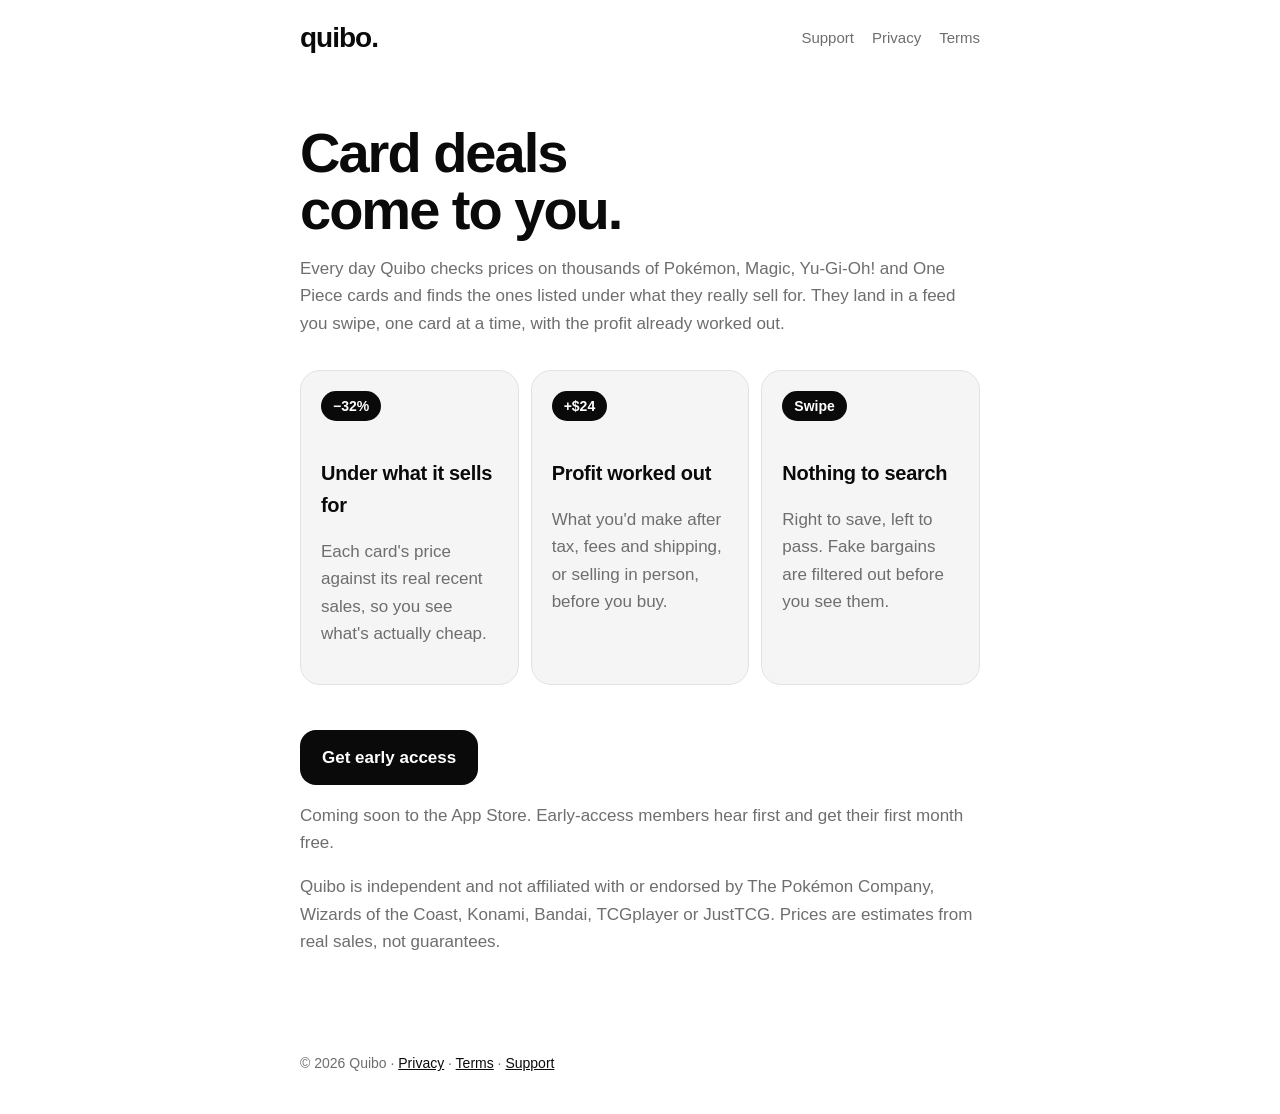
<file: index.html>
<!doctype html>
<html lang="en">
<head>
<meta charset="utf-8"><meta name="viewport" content="width=device-width, initial-scale=1">
<title>Quibo — card deals that come to you</title>
<meta name="description" content="Every day Quibo finds Pokémon, Magic, Yu-Gi-Oh! and One Piece cards listed under what they really sell for, and puts them in a feed you swipe, with the profit worked out.">
<link rel="stylesheet" href="style.css">
<link rel="icon" type="image/png" href="favicon.png">
<link rel="apple-touch-icon" href="apple-touch-icon.png">
</head>
<body>
<header><a class="wordmark" href="index.html">quibo.</a><nav><a href="support.html">Support</a><a href="privacy.html">Privacy</a><a href="terms.html">Terms</a></nav></header>
<main>
  <h1 class="hero">Card deals<br>come to you.</h1>
  <p class="muted">Every day Quibo checks prices on thousands of Pokémon, Magic, Yu-Gi-Oh! and One Piece cards and finds the ones listed under what they really sell for. They land in a feed you swipe, one card at a time, with the profit already worked out.</p>
  <div class="grid">
    <div class="card"><span class="pill">−32%</span><h2>Under what it sells for</h2><p class="muted">Each card's price against its real recent sales, so you see what's actually cheap.</p></div>
    <div class="card"><span class="pill">+$24</span><h2>Profit worked out</h2><p class="muted">What you'd make after tax, fees and shipping, or selling in person, before you buy.</p></div>
    <div class="card"><span class="pill">Swipe</span><h2>Nothing to search</h2><p class="muted">Right to save, left to pass. Fake bargains are filtered out before you see them.</p></div>
  </div>
  <p><a class="button" href="mailto:valoggs12345@gmail.com?subject=Quibo%20early%20access&amp;body=I%27d%20like%20early%20access%20to%20Quibo.%20I%20collect%2Fflip%3A%20">Get early access</a></p>
  <p class="muted">Coming soon to the App Store. Early-access members hear first and get their first month free.</p>
  <p class="muted">Quibo is independent and not affiliated with or endorsed by The Pokémon Company, Wizards of the Coast, Konami, Bandai, TCGplayer or JustTCG. Prices are estimates from real sales, not guarantees.</p>
</main>
<footer>© 2026 Quibo · <a href="privacy.html">Privacy</a> · <a href="terms.html">Terms</a> · <a href="support.html">Support</a></footer>
</body>
</html>
</file>
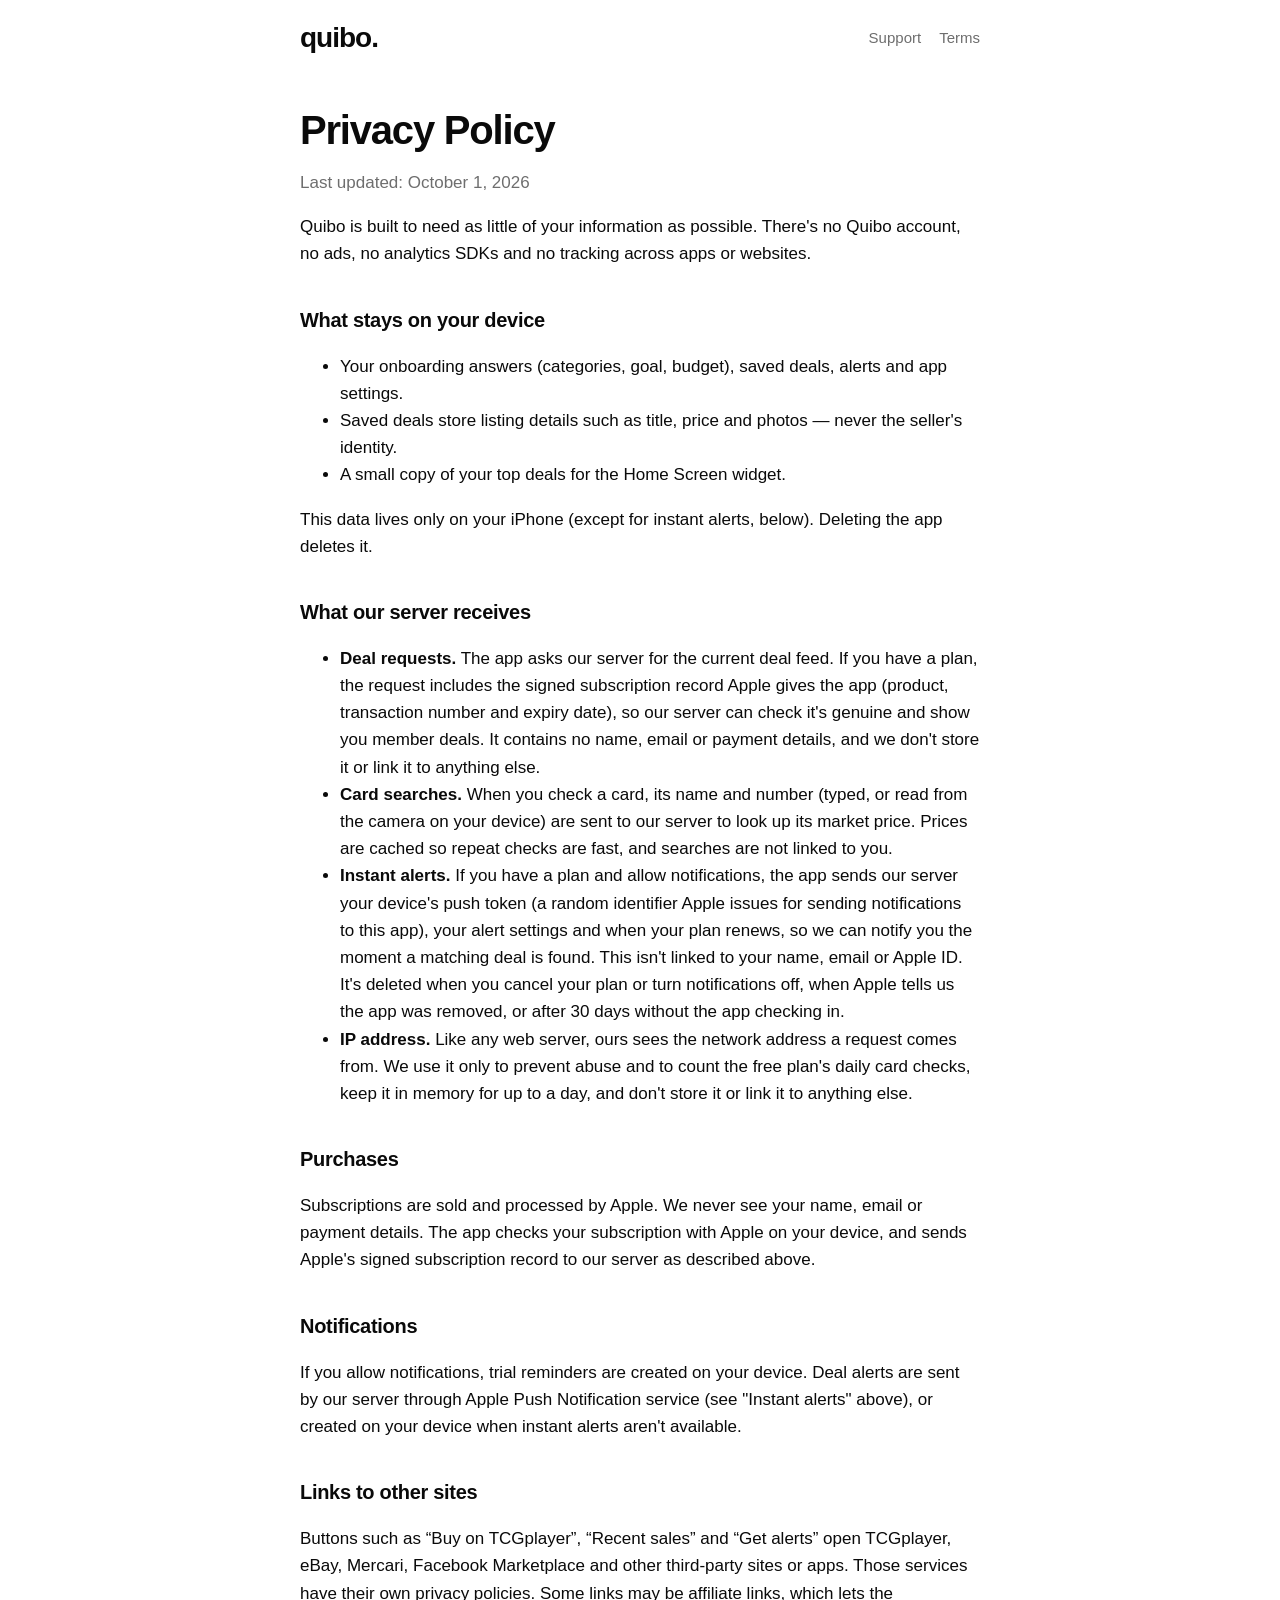
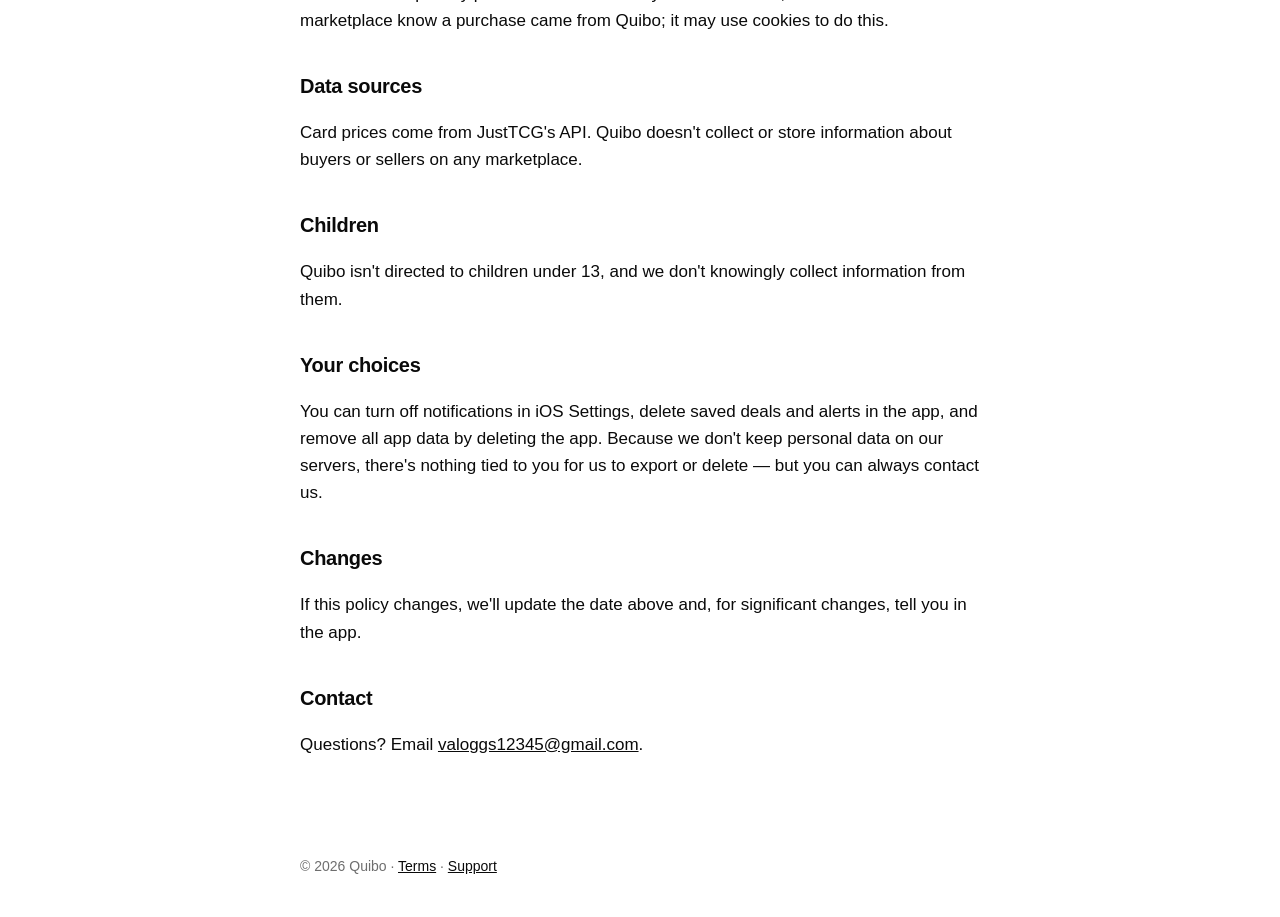
<file: privacy.html>
<!doctype html>
<html lang="en">
<head>
<meta charset="utf-8"><meta name="viewport" content="width=device-width, initial-scale=1">
<title>Quibo — Privacy Policy</title>
<link rel="stylesheet" href="style.css">
<link rel="icon" type="image/png" href="favicon.png">
<link rel="apple-touch-icon" href="apple-touch-icon.png">
</head>
<body>
<header><a class="wordmark" href="index.html">quibo.</a><nav><a href="support.html">Support</a><a href="terms.html">Terms</a></nav></header>
<main>
<h1>Privacy Policy</h1>
<p class="muted">Last updated: October 1, 2026</p>

<p>Quibo is built to need as little of your information as possible. There's no Quibo account, no ads, no analytics SDKs and no tracking across apps or websites.</p>

<h2>What stays on your device</h2>
<ul>
  <li>Your onboarding answers (categories, goal, budget), saved deals, alerts and app settings.</li>
  <li>Saved deals store listing details such as title, price and photos — never the seller's identity.</li>
  <li>A small copy of your top deals for the Home Screen widget.</li>
</ul>
<p>This data lives only on your iPhone (except for instant alerts, below). Deleting the app deletes it.</p>

<h2>What our server receives</h2>
<ul>
  <li><strong>Deal requests.</strong> The app asks our server for the current deal feed. If you have a plan, the request includes the signed subscription record Apple gives the app (product, transaction number and expiry date), so our server can check it's genuine and show you member deals. It contains no name, email or payment details, and we don't store it or link it to anything else.</li>
  <li><strong>Card searches.</strong> When you check a card, its name and number (typed, or read from the camera on your device) are sent to our server to look up its market price. Prices are cached so repeat checks are fast, and searches are not linked to you.</li>
  <li><strong>Instant alerts.</strong> If you have a plan and allow notifications, the app sends our server your device's push token (a random identifier Apple issues for sending notifications to this app), your alert settings and when your plan renews, so we can notify you the moment a matching deal is found. This isn't linked to your name, email or Apple ID. It's deleted when you cancel your plan or turn notifications off, when Apple tells us the app was removed, or after 30 days without the app checking in.</li>
  <li><strong>IP address.</strong> Like any web server, ours sees the network address a request comes from. We use it only to prevent abuse and to count the free plan's daily card checks, keep it in memory for up to a day, and don't store it or link it to anything else.</li>
</ul>

<h2>Purchases</h2>
<p>Subscriptions are sold and processed by Apple. We never see your name, email or payment details. The app checks your subscription with Apple on your device, and sends Apple's signed subscription record to our server as described above.</p>

<h2>Notifications</h2>
<p>If you allow notifications, trial reminders are created on your device. Deal alerts are sent by our server through Apple Push Notification service (see "Instant alerts" above), or created on your device when instant alerts aren't available.</p>

<h2>Links to other sites</h2>
<p>Buttons such as “Buy on TCGplayer”, “Recent sales” and “Get alerts” open TCGplayer, eBay, Mercari, Facebook Marketplace and other third-party sites or apps. Those services have their own privacy policies. Some links may be affiliate links, which lets the marketplace know a purchase came from Quibo; it may use cookies to do this.</p>

<h2>Data sources</h2>
<p>Card prices come from JustTCG's API. Quibo doesn't collect or store information about buyers or sellers on any marketplace.</p>

<h2>Children</h2>
<p>Quibo isn't directed to children under 13, and we don't knowingly collect information from them.</p>

<h2>Your choices</h2>
<p>You can turn off notifications in iOS Settings, delete saved deals and alerts in the app, and remove all app data by deleting the app. Because we don't keep personal data on our servers, there's nothing tied to you for us to export or delete — but you can always contact us.</p>

<h2>Changes</h2>
<p>If this policy changes, we'll update the date above and, for significant changes, tell you in the app.</p>

<h2>Contact</h2>
<p>Questions? Email <a href="mailto:valoggs12345@gmail.com">valoggs12345@gmail.com</a>.</p>
</main>
<footer>© 2026 Quibo · <a href="terms.html">Terms</a> · <a href="support.html">Support</a></footer>
</body>
</html>
</file>
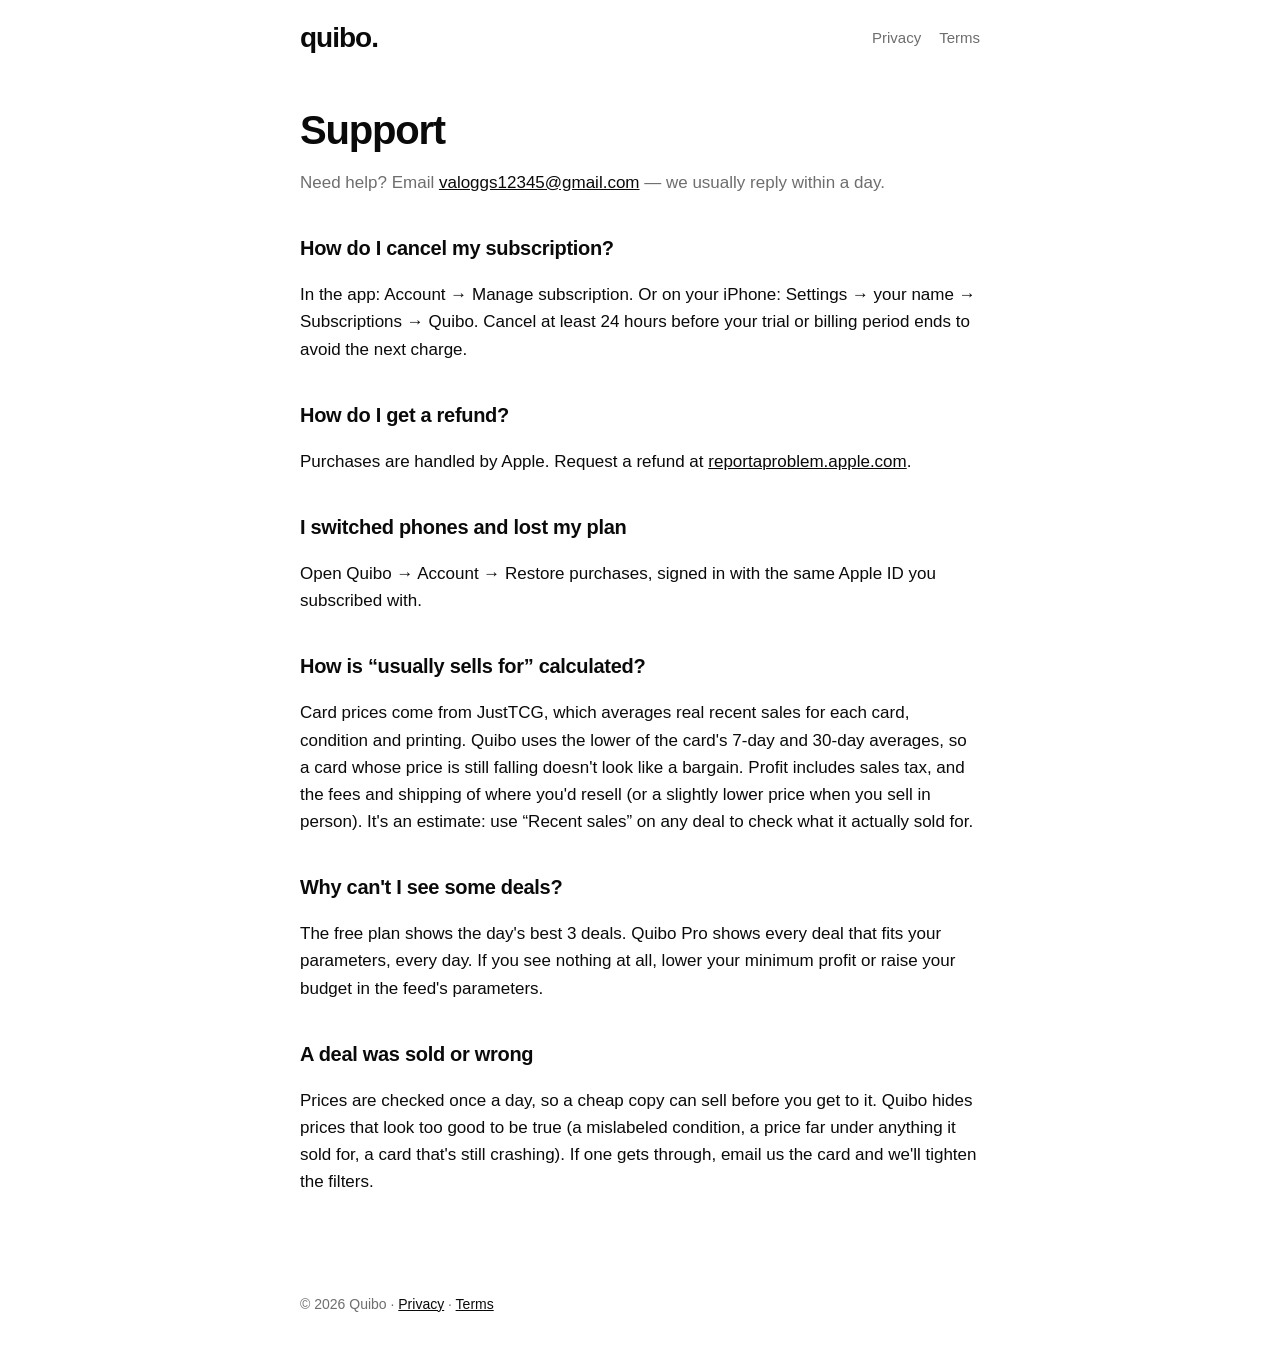
<file: support.html>
<!doctype html>
<html lang="en">
<head>
<meta charset="utf-8"><meta name="viewport" content="width=device-width, initial-scale=1">
<title>Quibo — Support</title>
<link rel="stylesheet" href="style.css">
<link rel="icon" type="image/png" href="favicon.png">
<link rel="apple-touch-icon" href="apple-touch-icon.png">
</head>
<body>
<header><a class="wordmark" href="index.html">quibo.</a><nav><a href="privacy.html">Privacy</a><a href="terms.html">Terms</a></nav></header>
<main>
<h1>Support</h1>
<p class="muted">Need help? Email <a href="mailto:valoggs12345@gmail.com">valoggs12345@gmail.com</a> — we usually reply within a day.</p>

<h2>How do I cancel my subscription?</h2>
<p>In the app: Account → Manage subscription. Or on your iPhone: Settings → your name → Subscriptions → Quibo. Cancel at least 24 hours before your trial or billing period ends to avoid the next charge.</p>

<h2>How do I get a refund?</h2>
<p>Purchases are handled by Apple. Request a refund at <a href="https://reportaproblem.apple.com">reportaproblem.apple.com</a>.</p>

<h2>I switched phones and lost my plan</h2>
<p>Open Quibo → Account → Restore purchases, signed in with the same Apple ID you subscribed with.</p>

<h2>How is “usually sells for” calculated?</h2>
<p>Card prices come from JustTCG, which averages real recent sales for each card, condition and printing. Quibo uses the lower of the card's 7-day and 30-day averages, so a card whose price is still falling doesn't look like a bargain. Profit includes sales tax, and the fees and shipping of where you'd resell (or a slightly lower price when you sell in person). It's an estimate: use “Recent sales” on any deal to check what it actually sold for.</p>

<h2>Why can't I see some deals?</h2>
<p>The free plan shows the day's best 3 deals. Quibo Pro shows every deal that fits your parameters, every day. If you see nothing at all, lower your minimum profit or raise your budget in the feed's parameters.</p>

<h2>A deal was sold or wrong</h2>
<p>Prices are checked once a day, so a cheap copy can sell before you get to it. Quibo hides prices that look too good to be true (a mislabeled condition, a price far under anything it sold for, a card that's still crashing). If one gets through, email us the card and we'll tighten the filters.</p>
</main>
<footer>© 2026 Quibo · <a href="privacy.html">Privacy</a> · <a href="terms.html">Terms</a></footer>
</body>
</html>
</file>
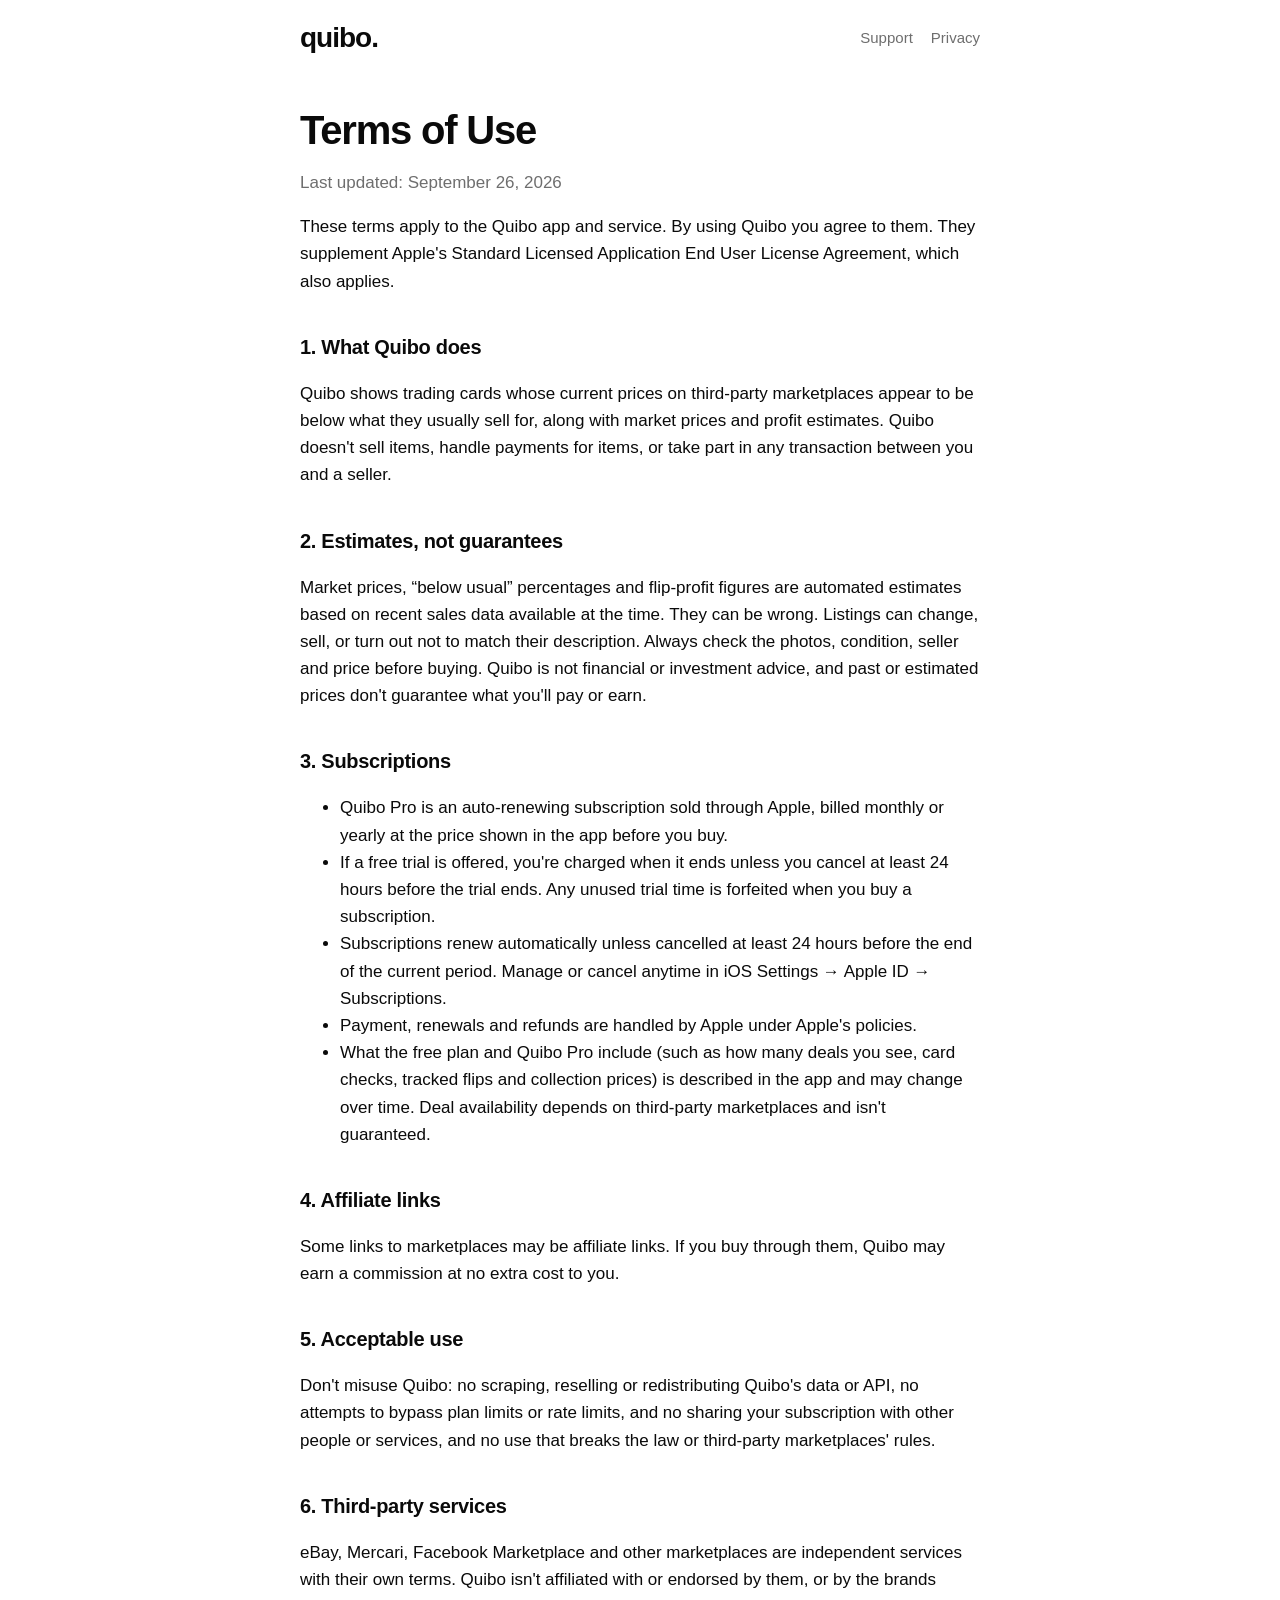
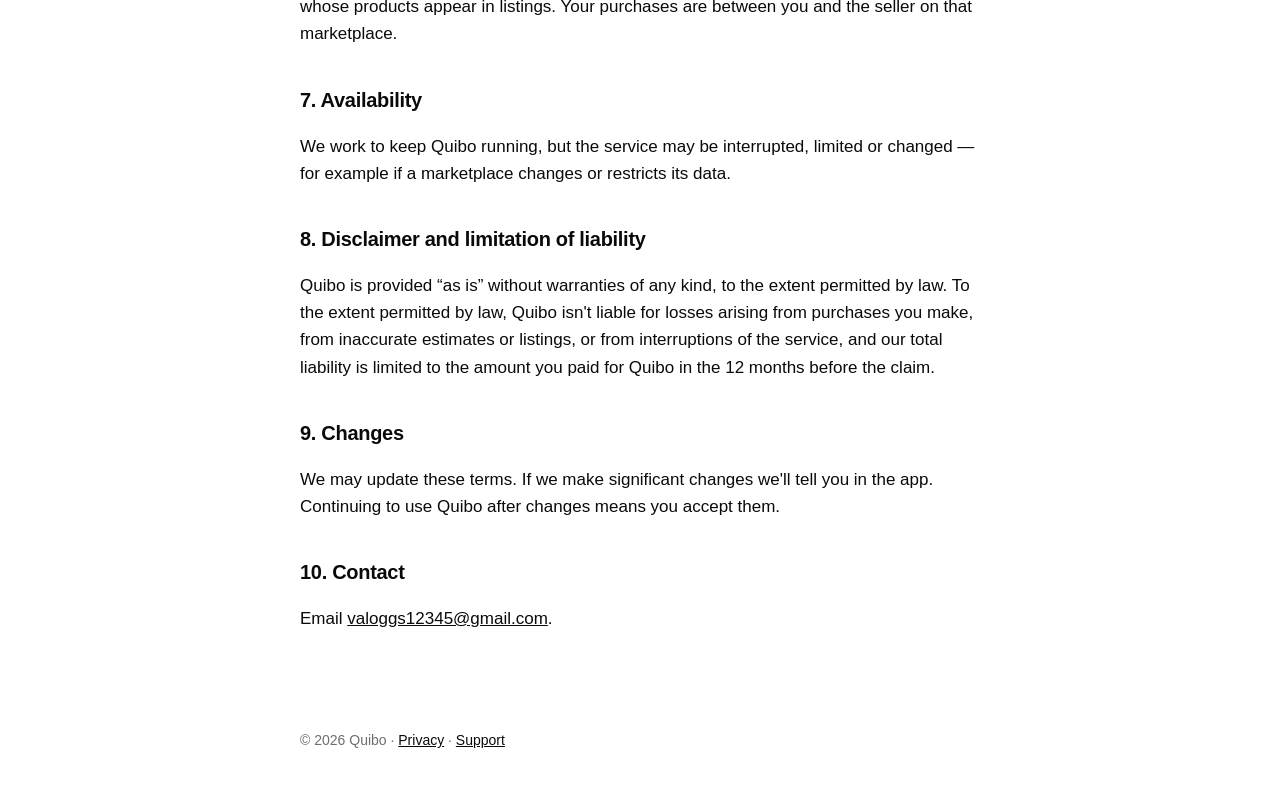
<file: terms.html>
<!doctype html>
<html lang="en">
<head>
<meta charset="utf-8"><meta name="viewport" content="width=device-width, initial-scale=1">
<title>Quibo — Terms of Use</title>
<link rel="stylesheet" href="style.css">
<link rel="icon" type="image/png" href="favicon.png">
<link rel="apple-touch-icon" href="apple-touch-icon.png">
</head>
<body>
<header><a class="wordmark" href="index.html">quibo.</a><nav><a href="support.html">Support</a><a href="privacy.html">Privacy</a></nav></header>
<main>
<h1>Terms of Use</h1>
<p class="muted">Last updated: September 26, 2026</p>

<p>These terms apply to the Quibo app and service. By using Quibo you agree to them. They supplement Apple's Standard Licensed Application End User License Agreement, which also applies.</p>

<h2>1. What Quibo does</h2>
<p>Quibo shows trading cards whose current prices on third-party marketplaces appear to be below what they usually sell for, along with market prices and profit estimates. Quibo doesn't sell items, handle payments for items, or take part in any transaction between you and a seller.</p>

<h2>2. Estimates, not guarantees</h2>
<p>Market prices, “below usual” percentages and flip-profit figures are automated estimates based on recent sales data available at the time. They can be wrong. Listings can change, sell, or turn out not to match their description. Always check the photos, condition, seller and price before buying. Quibo is not financial or investment advice, and past or estimated prices don't guarantee what you'll pay or earn.</p>

<h2>3. Subscriptions</h2>
<ul>
  <li>Quibo Pro is an auto-renewing subscription sold through Apple, billed monthly or yearly at the price shown in the app before you buy.</li>
  <li>If a free trial is offered, you're charged when it ends unless you cancel at least 24 hours before the trial ends. Any unused trial time is forfeited when you buy a subscription.</li>
  <li>Subscriptions renew automatically unless cancelled at least 24 hours before the end of the current period. Manage or cancel anytime in iOS Settings → Apple ID → Subscriptions.</li>
  <li>Payment, renewals and refunds are handled by Apple under Apple's policies.</li>
  <li>What the free plan and Quibo Pro include (such as how many deals you see, card checks, tracked flips and collection prices) is described in the app and may change over time. Deal availability depends on third-party marketplaces and isn't guaranteed.</li>
</ul>

<h2>4. Affiliate links</h2>
<p>Some links to marketplaces may be affiliate links. If you buy through them, Quibo may earn a commission at no extra cost to you.</p>

<h2>5. Acceptable use</h2>
<p>Don't misuse Quibo: no scraping, reselling or redistributing Quibo's data or API, no attempts to bypass plan limits or rate limits, and no sharing your subscription with other people or services, and no use that breaks the law or third-party marketplaces' rules.</p>

<h2>6. Third-party services</h2>
<p>eBay, Mercari, Facebook Marketplace and other marketplaces are independent services with their own terms. Quibo isn't affiliated with or endorsed by them, or by the brands whose products appear in listings. Your purchases are between you and the seller on that marketplace.</p>

<h2>7. Availability</h2>
<p>We work to keep Quibo running, but the service may be interrupted, limited or changed — for example if a marketplace changes or restricts its data.</p>

<h2>8. Disclaimer and limitation of liability</h2>
<p>Quibo is provided “as is” without warranties of any kind, to the extent permitted by law. To the extent permitted by law, Quibo isn't liable for losses arising from purchases you make, from inaccurate estimates or listings, or from interruptions of the service, and our total liability is limited to the amount you paid for Quibo in the 12 months before the claim.</p>

<h2>9. Changes</h2>
<p>We may update these terms. If we make significant changes we'll tell you in the app. Continuing to use Quibo after changes means you accept them.</p>

<h2>10. Contact</h2>
<p>Email <a href="mailto:valoggs12345@gmail.com">valoggs12345@gmail.com</a>.</p>
</main>
<footer>© 2026 Quibo · <a href="privacy.html">Privacy</a> · <a href="support.html">Support</a></footer>
</body>
</html>
</file>
<file: style.css>
:root { --bg: #fff; --ink: #0a0a0a; --muted: #6e6e6e; --line: #e2e2e2; --surface: #f5f5f5; }
@media (prefers-color-scheme: dark) { :root { --bg: #000; --ink: #fff; --muted: #8a8a8a; --line: #262626; --surface: #0f0f0f; } }
* { box-sizing: border-box; }
body { margin: 0; background: var(--bg); color: var(--ink); font: 17px/1.6 -apple-system, BlinkMacSystemFont, "SF Pro Text", "Helvetica Neue", Arial, sans-serif; -webkit-font-smoothing: antialiased; }
main { max-width: 720px; margin: 0 auto; padding: 32px 20px 80px; }
header { display: flex; align-items: center; justify-content: space-between; max-width: 720px; margin: 0 auto; padding: 24px 20px 0; }
.wordmark { font: 900 28px/1 ui-rounded, -apple-system, sans-serif; letter-spacing: -1px; color: var(--ink); text-decoration: none; }
nav a { color: var(--muted); text-decoration: none; margin-left: 18px; font-size: 15px; }
nav a:hover { color: var(--ink); }
h1 { font-size: 40px; line-height: 1.1; letter-spacing: -1.2px; margin: 24px 0 8px; }
h2 { font-size: 20px; letter-spacing: -0.3px; margin: 36px 0 8px; }
p, li { color: var(--ink); }
.muted { color: var(--muted); }
a { color: var(--ink); }
.card { background: var(--surface); border: 1px solid var(--line); border-radius: 20px; padding: 20px; margin: 16px 0; }
.hero { font-size: 56px; letter-spacing: -2px; line-height: 1.02; margin: 40px 0 16px; }
.pill { display: inline-block; background: var(--ink); color: var(--bg); border-radius: 999px; padding: 4px 12px; font-weight: 800; font-size: 14px; }
.grid { display: grid; grid-template-columns: repeat(auto-fit, minmax(200px, 1fr)); gap: 12px; }
.button { display: inline-block; background: var(--ink); color: var(--bg); border-radius: 16px; padding: 14px 22px; font-weight: 700; text-decoration: none; margin-top: 12px; }
footer { max-width: 720px; margin: 0 auto; padding: 0 20px 40px; color: var(--muted); font-size: 14px; }
@media (max-width: 480px) { .hero { font-size: 40px; } h1 { font-size: 32px; } }
</file>
